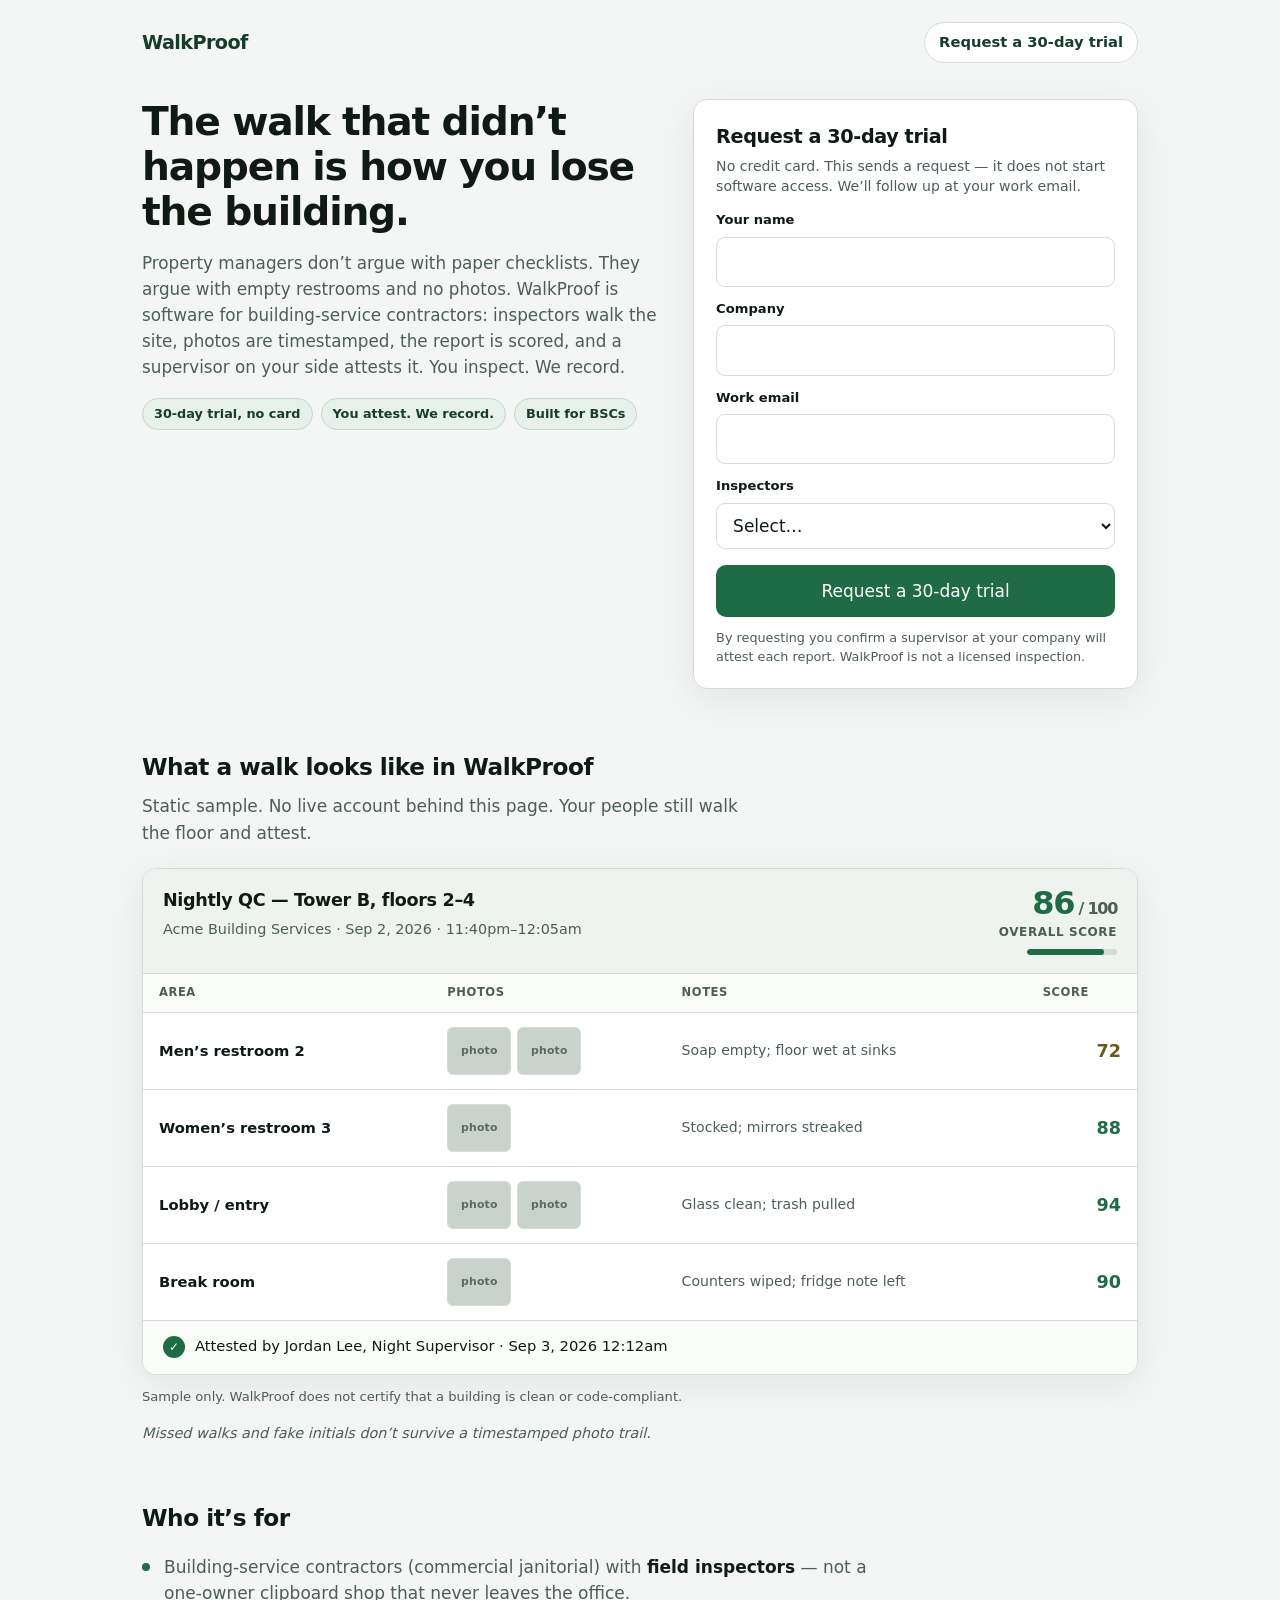
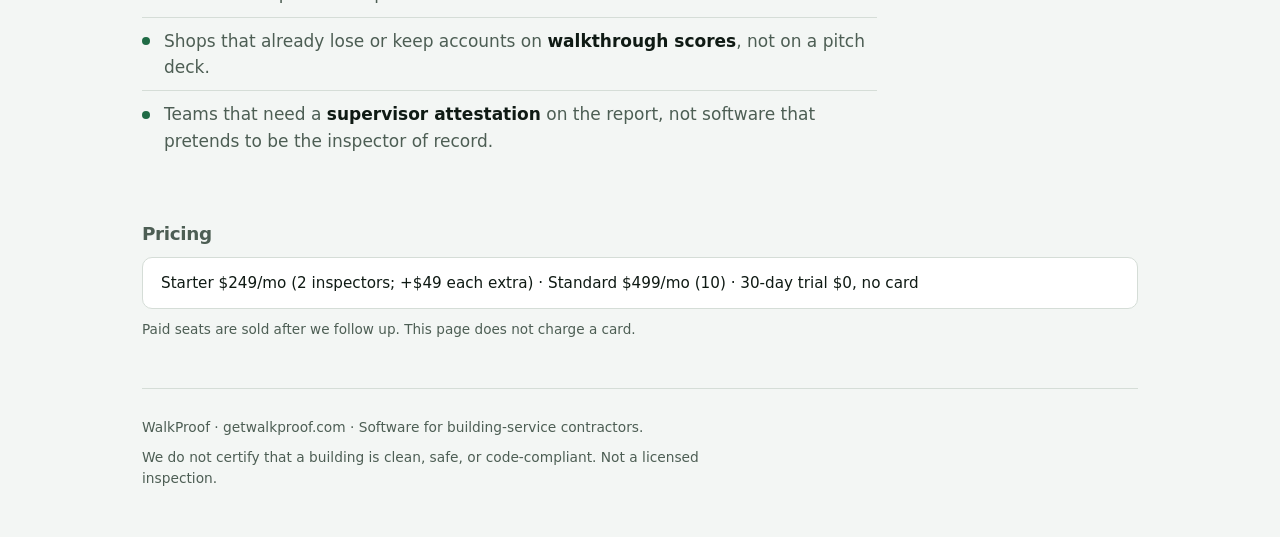
<file: index.html>
<!DOCTYPE html>
<html lang="en">
<head>
  <meta charset="utf-8">
  <meta name="viewport" content="width=device-width, initial-scale=1">
  <title>WalkProof — walkthrough QC for building-service contractors</title>
  <meta name="description" content="Photo’d, scored walkthroughs your supervisor attests. For building-service contractors with field inspectors. Request a 30-day trial — no card.">
  <meta name="robots" content="index,follow">
  <link rel="canonical" href="http://getwalkproof.com/">
  <style>
    :root {
      --ink: #0f1a14;
      --muted: #4d5e54;
      --line: #d5ddd7;
      --bg: #f3f6f4;
      --card: #ffffff;
      --accent: #1f6b45;
      --accent-dark: #163d2b;
      --score-good: #1f6b45;
      --score-ok: #6b5a1a;
      --shadow: 0 10px 36px rgba(15, 26, 20, 0.07);
    }
    * { box-sizing: border-box; }
    html { scroll-behavior: smooth; }
    body {
      margin: 0;
      font: 17px/1.55 system-ui, -apple-system, "Segoe UI", Roboto, "Helvetica Neue", Arial, sans-serif;
      color: var(--ink);
      background: var(--bg);
    }
    a { color: var(--accent); }
    .wrap { max-width: 1040px; margin: 0 auto; padding: 0 22px; }

    /* Header */
    .top {
      display: flex;
      justify-content: space-between;
      align-items: center;
      padding: 22px 0 8px;
    }
    .logo {
      font-weight: 750;
      font-size: 1.2rem;
      letter-spacing: -0.03em;
      color: var(--accent-dark);
      text-decoration: none;
    }
    .top-cta {
      font-size: 0.92rem;
      font-weight: 650;
      color: var(--accent-dark);
      text-decoration: none;
      border: 1px solid var(--line);
      background: var(--card);
      padding: 8px 14px;
      border-radius: 999px;
    }
    .top-cta:hover { border-color: var(--accent); }

    /* Hero: two columns desktop, stacked mobile */
    .hero {
      display: grid;
      grid-template-columns: 1.1fr 0.95fr;
      gap: 36px;
      align-items: start;
      padding: 28px 0 52px;
    }
    @media (max-width: 820px) {
      .hero { grid-template-columns: 1fr; gap: 28px; }
    }
    h1 {
      font-size: clamp(1.75rem, 4.2vw, 2.45rem);
      line-height: 1.15;
      letter-spacing: -0.03em;
      margin: 0 0 16px;
    }
    .lede {
      margin: 0 0 18px;
      color: var(--muted);
      font-size: 1.05rem;
      max-width: 54ch;
    }
    .pills {
      display: flex;
      flex-wrap: wrap;
      gap: 8px;
      margin: 0 0 8px;
      padding: 0;
      list-style: none;
    }
    .pills li {
      font-size: 0.8rem;
      font-weight: 650;
      color: var(--accent-dark);
      background: #e8f0eb;
      border: 1px solid #c5d9cc;
      padding: 5px 11px;
      border-radius: 999px;
    }
    .btn {
      display: inline-block;
      background: var(--accent);
      color: #fff;
      text-decoration: none;
      font-weight: 700;
      padding: 13px 20px;
      border-radius: 10px;
      border: 0;
      font: inherit;
      cursor: pointer;
    }
    .btn:hover { background: var(--accent-dark); }
    .btn:disabled { opacity: 0.65; cursor: not-allowed; }

    /* Form card */
    .form-card {
      background: var(--card);
      border: 1px solid var(--line);
      border-radius: 14px;
      padding: 22px;
      box-shadow: var(--shadow);
    }
    .form-card h2 {
      margin: 0 0 4px;
      font-size: 1.2rem;
      letter-spacing: -0.02em;
    }
    .form-sub {
      margin: 0 0 14px;
      font-size: 0.88rem;
      color: var(--muted);
      line-height: 1.45;
    }
    label {
      display: block;
      font-size: 0.82rem;
      font-weight: 700;
      margin: 12px 0 6px;
    }
    input, select {
      width: 100%;
      padding: 11px 12px;
      border: 1px solid var(--line);
      border-radius: 9px;
      font: inherit;
      background: #fff;
      color: var(--ink);
    }
    input:focus, select:focus {
      outline: 2px solid rgba(31, 107, 69, 0.35);
      border-color: var(--accent);
    }
    .form-card .btn { width: 100%; margin-top: 16px; }
    .legal-note {
      margin: 12px 0 0;
      font-size: 0.8rem;
      color: var(--muted);
      line-height: 1.45;
    }
    .msg-ok, .msg-err {
      display: none;
      border-radius: 9px;
      padding: 12px;
      margin-top: 12px;
      font-size: 0.92rem;
    }
    .msg-ok { background: #e7f5ec; color: var(--accent-dark); }
    .msg-err { background: #fdeceb; color: #7a1f1f; }

    /* Sections */
    section { padding: 8px 0 48px; }
    h2 {
      font-size: 1.45rem;
      letter-spacing: -0.02em;
      margin: 0 0 8px;
    }
    h2.quiet { font-size: 1.15rem; color: var(--muted); font-weight: 650; }
    .section-lede {
      color: var(--muted);
      margin: 0 0 22px;
      max-width: 58ch;
    }
    .micro {
      margin: 14px 0 0;
      font-size: 0.9rem;
      color: var(--muted);
      font-style: italic;
    }

    /* Sample report */
    .report {
      background: var(--card);
      border: 1px solid var(--line);
      border-radius: 14px;
      box-shadow: var(--shadow);
      overflow: hidden;
    }
    .report-head {
      display: flex;
      justify-content: space-between;
      gap: 16px;
      flex-wrap: wrap;
      align-items: flex-start;
      padding: 18px 20px;
      border-bottom: 1px solid var(--line);
      background: #eef3ef;
    }
    .report-head h3 {
      margin: 0 0 4px;
      font-size: 1.1rem;
      letter-spacing: -0.02em;
    }
    .report-meta { margin: 0; font-size: 0.9rem; color: var(--muted); }
    .overall { text-align: right; min-width: 90px; }
    .overall-score {
      font-size: 2rem;
      font-weight: 800;
      letter-spacing: -0.04em;
      color: var(--score-good);
      line-height: 1;
    }
    .overall-label {
      font-size: 0.75rem;
      font-weight: 650;
      color: var(--muted);
      text-transform: uppercase;
      letter-spacing: 0.05em;
      margin-top: 4px;
    }
    .score-bar {
      margin-top: 8px;
      height: 6px;
      background: #d5ddd7;
      border-radius: 999px;
      overflow: hidden;
      width: 90px;
      margin-left: auto;
    }
    .score-bar > span {
      display: block;
      height: 100%;
      width: 86%;
      background: var(--accent);
      border-radius: 999px;
    }

    .areas-table {
      width: 100%;
      border-collapse: collapse;
      font-size: 0.92rem;
    }
    .areas-table th {
      text-align: left;
      font-size: 0.72rem;
      font-weight: 700;
      text-transform: uppercase;
      letter-spacing: 0.05em;
      color: var(--muted);
      padding: 10px 16px;
      border-bottom: 1px solid var(--line);
      background: #fafcfa;
    }
    .areas-table td {
      padding: 14px 16px;
      border-bottom: 1px solid var(--line);
      vertical-align: middle;
    }
    .areas-table tr:last-child td { border-bottom: 0; }
    .area-name { font-weight: 700; }
    .area-notes { color: var(--muted); font-size: 0.88rem; }
    .area-score {
      font-weight: 800;
      font-size: 1.1rem;
      color: var(--score-good);
      text-align: right;
      white-space: nowrap;
    }
    .area-score.mid { color: var(--score-ok); }
    .photos {
      display: flex;
      gap: 6px;
      flex-wrap: wrap;
    }
    .photo {
      width: 64px;
      height: 48px;
      border-radius: 6px;
      background: #c9d3cc;
      border: 1px solid var(--line);
      display: flex;
      align-items: center;
      justify-content: center;
      font-size: 0.68rem;
      font-weight: 650;
      color: #5a6b60;
      letter-spacing: 0.02em;
      text-transform: lowercase;
    }
    @media (max-width: 640px) {
      .areas-table thead { display: none; }
      .areas-table, .areas-table tbody, .areas-table tr, .areas-table td {
        display: block;
        width: 100%;
      }
      .areas-table tr {
        padding: 14px 16px;
        border-bottom: 1px solid var(--line);
      }
      .areas-table tr:last-child { border-bottom: 0; }
      .areas-table td {
        padding: 4px 0;
        border: 0;
      }
      .areas-table td.area-score { text-align: left; margin-top: 4px; }
    }

    .attest {
      display: flex;
      gap: 10px;
      align-items: flex-start;
      padding: 14px 20px 16px;
      background: #fafcfa;
      border-top: 1px solid var(--line);
      font-size: 0.92rem;
    }
    .attest-check {
      flex-shrink: 0;
      width: 22px;
      height: 22px;
      border-radius: 50%;
      background: var(--accent);
      color: #fff;
      display: flex;
      align-items: center;
      justify-content: center;
      font-size: 0.75rem;
      font-weight: 800;
      margin-top: 1px;
    }
    .sample-disclaimer {
      margin: 12px 0 0;
      font-size: 0.82rem;
      color: var(--muted);
    }

    /* Who */
    .who-list {
      margin: 0;
      padding: 0;
      list-style: none;
      max-width: 68ch;
    }
    .who-list li {
      position: relative;
      padding: 10px 0 10px 22px;
      border-bottom: 1px solid var(--line);
      color: var(--muted);
    }
    .who-list li:last-child { border-bottom: 0; }
    .who-list li::before {
      content: "";
      position: absolute;
      left: 0;
      top: 1.15em;
      width: 8px;
      height: 8px;
      border-radius: 50%;
      background: var(--accent);
    }
    .who-list strong { color: var(--ink); font-weight: 700; }

    /* Pricing secondary */
    .price-line {
      background: var(--card);
      border: 1px solid var(--line);
      border-radius: 10px;
      padding: 14px 18px;
      font-size: 0.95rem;
      color: var(--ink);
      line-height: 1.5;
    }
    .price-muted {
      margin: 10px 0 0;
      font-size: 0.85rem;
      color: var(--muted);
    }

    /* Footer */
    footer {
      border-top: 1px solid var(--line);
      padding: 28px 0 48px;
      color: var(--muted);
      font-size: 0.86rem;
    }
    footer p { margin: 0 0 8px; max-width: 70ch; }
    footer p:last-child { margin-bottom: 0; }
  </style>
</head>
<body>
  <div class="wrap">
    <header class="top">
      <a class="logo" href="https://getwalkproof.com/">WalkProof</a>
      <a class="top-cta" href="#trial">Request a 30-day trial</a>
    </header>

    <section class="hero" aria-labelledby="hero-title">
      <div class="hero-copy">
        <h1 id="hero-title">The walk that didn’t happen is how you lose the building.</h1>
        <p class="lede">Property managers don’t argue with paper checklists. They argue with empty restrooms and no photos. WalkProof is software for building-service contractors: inspectors walk the site, photos are timestamped, the report is scored, and a supervisor on your side attests it. You inspect. We record.</p>
        <ul class="pills" aria-label="Highlights">
          <li>30-day trial, no card</li>
          <li>You attest. We record.</li>
          <li>Built for BSCs</li>
        </ul>
      </div>

      <form class="form-card" id="trial" action="#" method="post" novalidate>
        <h2>Request a 30-day trial</h2>
        <p class="form-sub">No credit card. This sends a request — it does not start software access. We’ll follow up at your work email.</p>

        <label for="name">Your name</label>
        <input id="name" name="name" required autocomplete="name">

        <label for="company">Company</label>
        <input id="company" name="company" required autocomplete="organization">

        <label for="email">Work email</label>
        <input id="email" name="email" type="email" required autocomplete="email">

        <label for="inspectors">Inspectors</label>
        <select id="inspectors" name="inspectors" required>
          <option value="">Select…</option>
          <option value="1-2">1–2</option>
          <option value="3-10">3–10</option>
          <option value="11+">11+</option>
        </select>

        <button class="btn" type="submit">Request a 30-day trial</button>
        <p class="legal-note">By requesting you confirm a supervisor at your company will attest each report. WalkProof is not a licensed inspection.</p>

        <div class="msg-ok" id="ok" role="status">Trial request received. We’ll follow up at the work email you entered. No card was charged.</div>
        <div class="msg-err" id="err" role="alert">Could not send. Try again, or use the work email you entered.</div>
      </form>
    </section>

    <section aria-labelledby="proof-title">
      <h2 id="proof-title">What a walk looks like in WalkProof</h2>
      <p class="section-lede">Static sample. No live account behind this page. Your people still walk the floor and attest.</p>

      <article class="report" aria-label="Sample WalkProof walk report">
        <div class="report-head">
          <div>
            <h3>Nightly QC — Tower B, floors 2–4</h3>
            <p class="report-meta">Acme Building Services · Sep 2, 2026 · 11:40pm–12:05am</p>
          </div>
          <div class="overall">
            <div class="overall-score">86<span style="font-size:1rem;font-weight:650;color:var(--muted)"> / 100</span></div>
            <div class="overall-label">Overall score</div>
            <div class="score-bar" aria-hidden="true"><span></span></div>
          </div>
        </div>

        <table class="areas-table">
          <thead>
            <tr>
              <th scope="col">Area</th>
              <th scope="col">Photos</th>
              <th scope="col">Notes</th>
              <th scope="col">Score</th>
            </tr>
          </thead>
          <tbody>
            <tr>
              <td class="area-name">Men’s restroom 2</td>
              <td>
                <div class="photos">
                  <span class="photo">photo</span>
                  <span class="photo">photo</span>
                </div>
              </td>
              <td class="area-notes">Soap empty; floor wet at sinks</td>
              <td class="area-score mid">72</td>
            </tr>
            <tr>
              <td class="area-name">Women’s restroom 3</td>
              <td>
                <div class="photos">
                  <span class="photo">photo</span>
                </div>
              </td>
              <td class="area-notes">Stocked; mirrors streaked</td>
              <td class="area-score">88</td>
            </tr>
            <tr>
              <td class="area-name">Lobby / entry</td>
              <td>
                <div class="photos">
                  <span class="photo">photo</span>
                  <span class="photo">photo</span>
                </div>
              </td>
              <td class="area-notes">Glass clean; trash pulled</td>
              <td class="area-score">94</td>
            </tr>
            <tr>
              <td class="area-name">Break room</td>
              <td>
                <div class="photos">
                  <span class="photo">photo</span>
                </div>
              </td>
              <td class="area-notes">Counters wiped; fridge note left</td>
              <td class="area-score">90</td>
            </tr>
          </tbody>
        </table>

        <div class="attest">
          <span class="attest-check" aria-hidden="true">✓</span>
          <div>Attested by Jordan Lee, Night Supervisor · Sep 3, 2026 12:12am</div>
        </div>
      </article>

      <p class="sample-disclaimer">Sample only. WalkProof does not certify that a building is clean or code-compliant.</p>
      <p class="micro">Missed walks and fake initials don’t survive a timestamped photo trail.</p>
    </section>

    <section aria-labelledby="who-title">
      <h2 id="who-title">Who it’s for</h2>
      <ul class="who-list">
        <li>Building-service contractors (commercial janitorial) with <strong>field inspectors</strong> — not a one-owner clipboard shop that never leaves the office.</li>
        <li>Shops that already lose or keep accounts on <strong>walkthrough scores</strong>, not on a pitch deck.</li>
        <li>Teams that need a <strong>supervisor attestation</strong> on the report, not software that pretends to be the inspector of record.</li>
      </ul>
    </section>

    <section aria-labelledby="price-title">
      <h2 id="price-title" class="quiet">Pricing</h2>
      <div class="price-line">Starter $249/mo (2 inspectors; +$49 each extra) · Standard $499/mo (10) · 30-day trial $0, no card</div>
      <p class="price-muted">Paid seats are sold after we follow up. This page does not charge a card.</p>
    </section>

    <footer>
      <p>WalkProof · getwalkproof.com · Software for building-service contractors.</p>
      <p>We do not certify that a building is clean, safe, or code-compliant. Not a licensed inspection.</p>
    </footer>
  </div>

  <script>
    (function () {
      var form = document.getElementById('trial');
      var ok = document.getElementById('ok');
      var err = document.getElementById('err');
      form.addEventListener('submit', function (e) {
        e.preventDefault();
        ok.style.display = 'none';
        err.style.display = 'none';
        var data = Object.fromEntries(new FormData(form).entries());
        data._subject = 'WalkProof trial request (no card)';
        data._template = 'table';
        var btn = form.querySelector('button[type="submit"]');
        btn.disabled = true;
        fetch('https://formsubmit.co/ajax/thomasjdion3@gmail.com', {
          method: 'POST',
          headers: { 'Content-Type': 'application/json', 'Accept': 'application/json' },
          body: JSON.stringify(data)
        }).then(function (res) {
          return res.json().catch(function () { return {}; }).then(function (json) {
            if (res.ok) {
              form.querySelectorAll('input,select,button').forEach(function (el) { el.disabled = true; });
              ok.style.display = 'block';
            } else {
              btn.disabled = false;
              err.textContent = 'Could not send. Try again, or use the work email you entered.';
              err.style.display = 'block';
            }
          });
        }).catch(function () {
          btn.disabled = false;
          err.textContent = 'Could not send. Try again, or use the work email you entered.';
          err.style.display = 'block';
        });
      });
    })();
  </script>
</body>
</html>
</file>
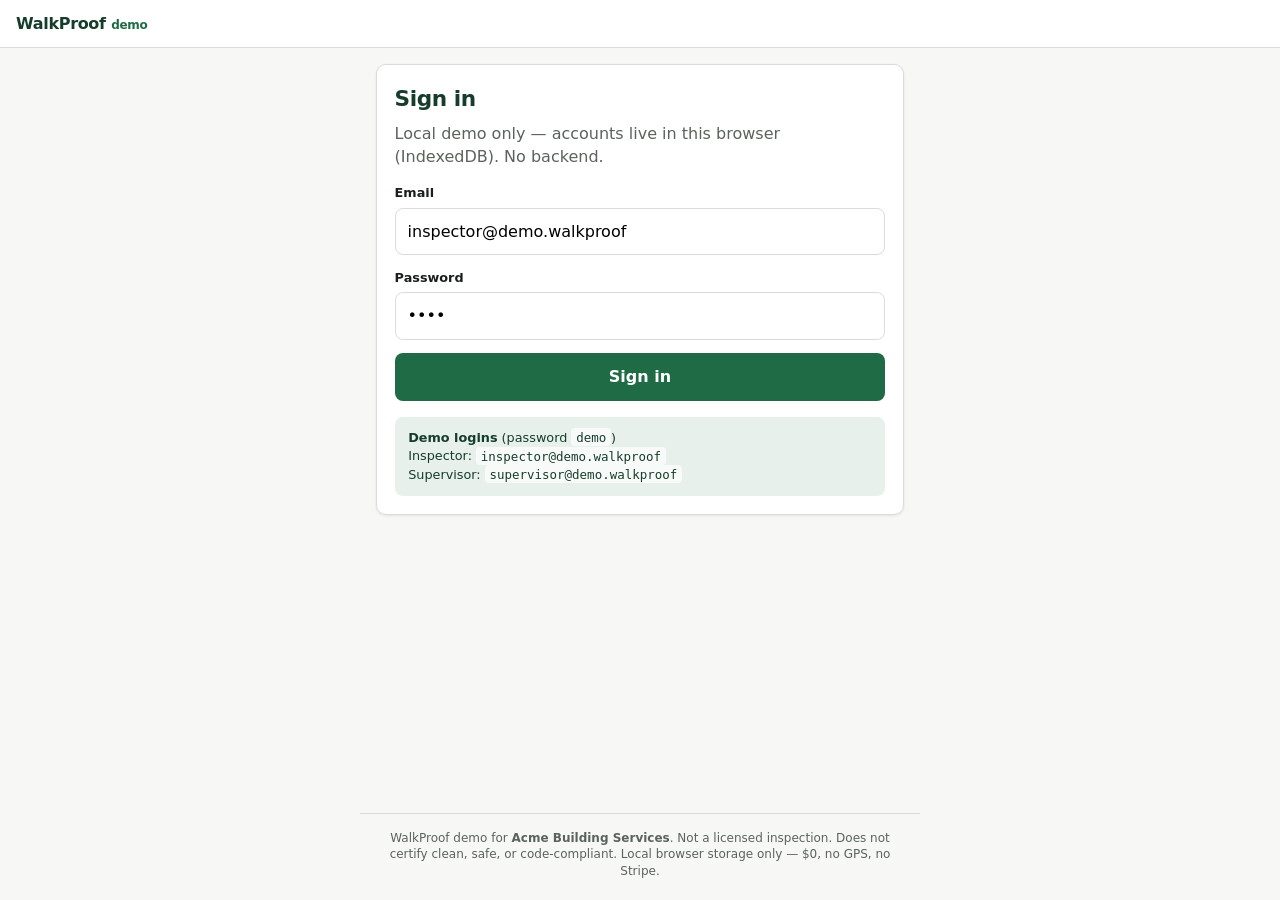
<file: app/index.html>
<!DOCTYPE html>
<html lang="en">
<head>
  <meta charset="utf-8">
  <meta name="viewport" content="width=device-width, initial-scale=1, viewport-fit=cover">
  <meta name="theme-color" content="#1f6b45">
  <meta name="description" content="WalkProof internal demo — photo’d, scored walks with supervisor attest. Not a licensed inspection.">
  <meta name="apple-mobile-web-app-capable" content="yes">
  <title>WalkProof Demo</title>
  <link rel="manifest" href="./manifest.webmanifest">
  <link rel="icon" type="image/png" sizes="192x192" href="./icon-192.png">
  <link rel="apple-touch-icon" href="./icon-192.png">
  <link rel="stylesheet" href="./styles.css">
</head>
<body>
  <div id="app"></div>
  <script src="./vendor/jspdf.umd.min.js"></script>
  <script src="./app.js"></script>
  <script>
    if ("serviceWorker" in navigator) {
      navigator.serviceWorker.register("./sw.js").catch(function(){});
    }
  </script>
</body>
</html>
</file>
<file: app/styles.css>
:root {
  --accent:#1f6b45; --accent-dark:#163d2b; --accent-soft:#e8f0eb;
  --bg:#f7f8f6; --card:#fff; --text:#1a1f1c; --muted:#5a635c; --border:#d8ddd8;
  --danger:#a33; --warn:#8a6d1d; --warn-bg:#faf3d9; --ok-bg:#e8f0eb;
  --radius:10px; --shadow:0 1px 3px rgba(0,0,0,.08);
  --safe-bottom:env(safe-area-inset-bottom,0px);
}
*,*::before,*::after{box-sizing:border-box}
html{-webkit-text-size-adjust:100%}
body{margin:0;font-family:system-ui,-apple-system,BlinkMacSystemFont,"Segoe UI",Roboto,Helvetica,Arial,sans-serif;color:var(--text);background:var(--bg);line-height:1.45;font-size:16px;min-height:100dvh}
button,input,textarea,select{font:inherit}button{cursor:pointer}
img{max-width:100%;display:block}
#app{min-height:100dvh;display:flex;flex-direction:column}
.topbar{display:flex;align-items:center;justify-content:space-between;gap:.75rem;padding:.75rem 1rem;background:var(--card);border-bottom:1px solid var(--border);position:sticky;top:0;z-index:20}
.brand{font-weight:700;color:var(--accent-dark);letter-spacing:-.02em}
.brand span{color:var(--accent);font-size:.75rem;font-weight:600;margin-left:.35rem}
.chip{font-size:.75rem;color:var(--muted);text-align:right;line-height:1.3;flex:1}
.chip strong{display:block;color:var(--text)}
.wrap{flex:1;width:100%;max-width:560px;margin:0 auto;padding:1rem 1rem 1.5rem}
.foot{max-width:560px;margin:0 auto;padding:1rem 1rem calc(1.25rem + var(--safe-bottom));font-size:.75rem;color:var(--muted);border-top:1px solid var(--border);text-align:center;line-height:1.4}
.card{background:var(--card);border:1px solid var(--border);border-radius:var(--radius);padding:1.1rem;box-shadow:var(--shadow);margin-bottom:1rem}
.card h1,.card h2{margin:0 0 .5rem;color:var(--accent-dark);letter-spacing:-.02em}
.card h1{font-size:1.35rem}.card h2{font-size:1.1rem}
.muted{color:var(--muted);font-size:.9rem}.lede{margin:0 0 1rem;color:var(--muted)}
.field{margin-bottom:.85rem}
.field label{display:block;font-size:.8rem;font-weight:600;margin-bottom:.3rem}
.field input,.field textarea{width:100%;padding:.7rem .75rem;border:1px solid var(--border);border-radius:8px;background:#fff}
.field textarea{min-height:88px;resize:vertical}
.field input:focus,.field textarea:focus{outline:2px solid var(--accent);outline-offset:1px;border-color:var(--accent)}
.btn{display:inline-flex;align-items:center;justify-content:center;gap:.4rem;background:var(--accent);color:#fff;border:none;border-radius:8px;font-weight:600;padding:.75rem 1rem;width:100%}
.btn:hover{background:var(--accent-dark)}.btn:disabled{opacity:.55;cursor:not-allowed}
.btn-sec{background:#fff;color:var(--accent-dark);border:1px solid var(--border)}
.btn-sec:hover{background:var(--accent-soft)}
.btn-sm{width:auto;padding:.45rem .75rem;font-size:.85rem}
.row{display:grid;grid-template-columns:1fr 1fr;gap:.6rem}
.hint{background:var(--accent-soft);border-radius:8px;padding:.75rem .85rem;font-size:.8rem;color:var(--accent-dark);margin-top:1rem}
.hint code{background:rgba(255,255,255,.7);padding:.1rem .3rem;border-radius:4px;font-size:.78rem}
.err{background:#fdecea;color:var(--danger);border-radius:8px;padding:.65rem .75rem;font-size:.85rem;margin-bottom:.85rem}
.badge{display:inline-block;font-size:.7rem;font-weight:700;text-transform:uppercase;letter-spacing:.03em;padding:.2rem .45rem;border-radius:999px}
.badge-pending{background:var(--warn-bg);color:var(--warn)}
.badge-done{background:var(--ok-bg);color:var(--accent)}
.badge-active{background:#e3eef8;color:#1a4a6e}
.list{list-style:none;margin:0;padding:0}
.item{border:1px solid var(--border);border-radius:var(--radius);padding:.9rem;margin-bottom:.65rem;background:var(--card)}
.item h3{margin:0 0 .25rem;font-size:1rem;color:var(--accent-dark)}
.meta{font-size:.8rem;color:var(--muted);margin-bottom:.65rem}
.score-big{text-align:center;padding:1rem;background:var(--accent-soft);border-radius:var(--radius);margin:.75rem 0 1rem}
.score-big .num{font-size:2.4rem;font-weight:800;color:var(--accent-dark);line-height:1}
.score-big .lbl{font-size:.8rem;color:var(--muted);margin-top:.25rem}
.area{display:flex;justify-content:space-between;gap:.75rem;padding:.85rem 0;border-bottom:1px solid var(--border);cursor:pointer}
.area:last-child{border-bottom:none}
.area .name{font-weight:600}.area .sub{font-size:.78rem;color:var(--muted);margin-top:.15rem}
.area .sc{font-weight:700;color:var(--accent);white-space:nowrap}
.photos{display:grid;grid-template-columns:repeat(3,1fr);gap:.5rem;margin:.75rem 0}
.thumb{position:relative;aspect-ratio:1;border-radius:8px;overflow:hidden;border:1px solid var(--border);background:#e5e8e5}
.thumb img{width:100%;height:100%;object-fit:cover}
.thumb .x{position:absolute;top:4px;right:4px;background:rgba(0,0,0,.65);color:#fff;border:none;border-radius:999px;width:24px;height:24px}
.range{width:100%;accent-color:var(--accent)}
.rval{display:flex;justify-content:space-between;font-size:.8rem;color:var(--muted)}
.rval strong{color:var(--accent-dark);font-size:1.1rem}
.filebtn{position:relative;overflow:hidden}
.filebtn input{position:absolute;inset:0;opacity:0;cursor:pointer}
.attest{background:var(--warn-bg);border:1px solid #e6d89a;border-radius:var(--radius);padding:1rem}
.attest.done{background:var(--ok-bg);border-color:#b7d4c2}
.stack>*+*{margin-top:.65rem}
.hidden{display:none!important}
</file>
